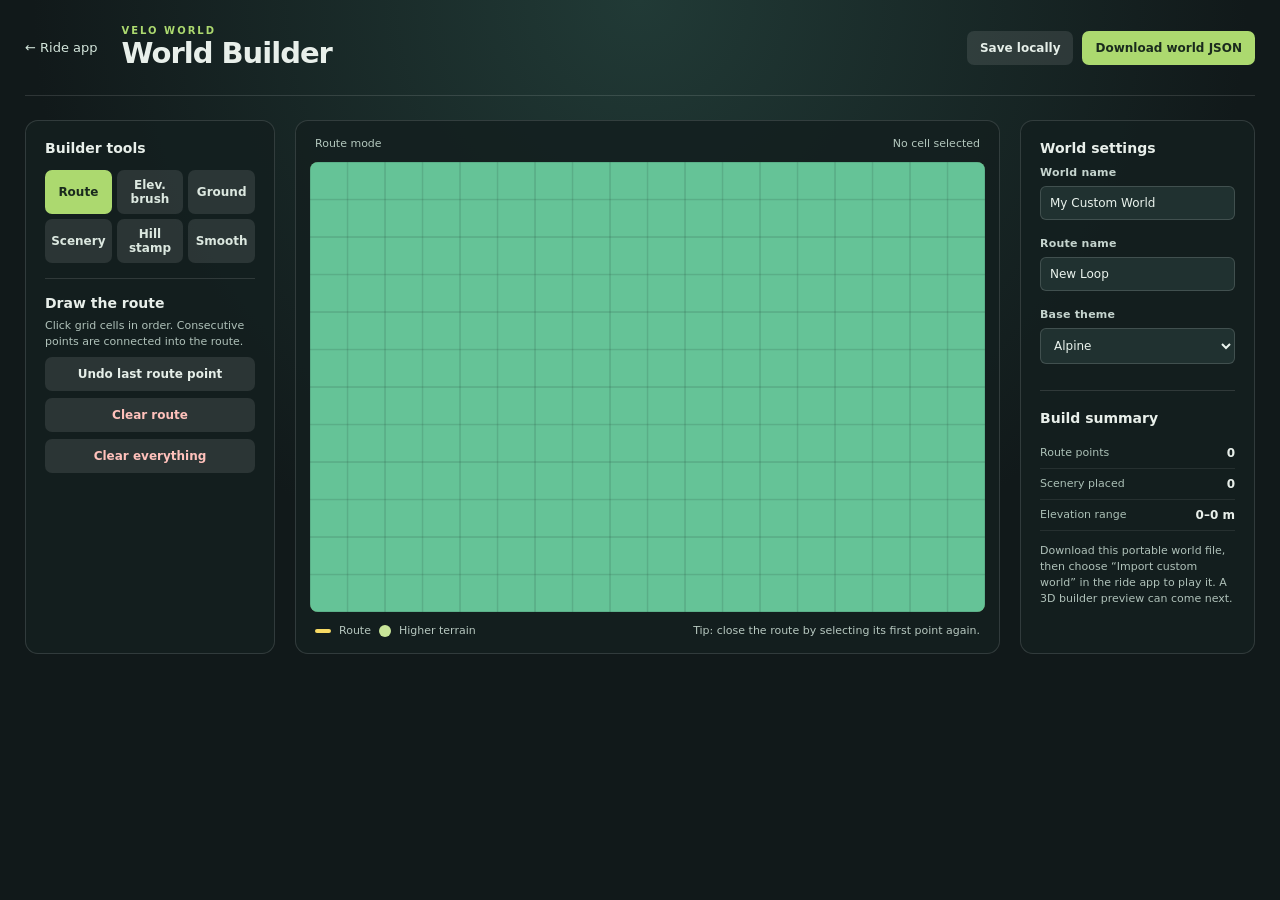
<file: builder.html>
<!doctype html>
<html lang="en">
  <head>
    <meta charset="UTF-8" />
    <meta name="viewport" content="width=device-width, initial-scale=1.0" />
    <title>VeloWorld — World Builder</title>
    <link rel="stylesheet" href="./builder.css?v=1" />
    <style>
      .tool-panel { display: none; border-top: 1px solid rgba(255, 255, 255, .12); margin-top: 15px; padding-top: 16px; }
      .tool-panel.active { display: block; }
      .scenery-palette { display: grid; grid-template-columns: repeat(3, 1fr); gap: 7px; margin-top: 8px; }
      .scenery-choice { min-height: 58px; padding: 6px 3px; background: rgba(255, 255, 255, .08); color: #dce8e0; display: grid; place-items: center; gap: 2px; }
      .scenery-choice.active { outline: 2px solid #acd96f; background: rgba(172, 217, 111, .18); color: #f4ffd9; }
      .scenery-icon { font-size: 23px; line-height: 1; }
      .plant-heading { grid-column: 1 / -1; font-size: 12px; font-weight: 700; margin-top: 6px; }
      .scenery-name { font-size: 9px; font-weight: 700; line-height: 1.1; text-align: center; }
    </style>
  </head>
  <body>
    <main class="builder-shell">
      <header>
        <a href="./index.html" class="back">← Ride app</a>
        <div><p class="eyebrow">VELO WORLD</p><h1>World Builder</h1></div>
        <div class="header-actions"><button id="save-button" class="quiet">Save locally</button><button id="export-button">Download world JSON</button></div>
      </header>

      <section class="workspace">
        <aside class="tools">
          <h2>Builder tools</h2>
          <div class="mode-group" role="group" aria-label="Editor mode">
            <button class="mode active" data-mode="route">Route</button>
            <button class="mode" data-mode="elevation">Elev. brush</button>
            <button class="mode" data-mode="ground">Ground</button>
            <button class="mode" data-mode="scenery">Scenery</button>
            <button class="mode" data-mode="hill">Hill stamp</button>
            <button class="mode" data-mode="smooth">Smooth</button>
          </div>

          <section class="tool-panel active" data-mode-panel="route">
            <h2>Draw the route</h2>
            <p>Click grid cells in order. Consecutive points are connected into the route.</p>
            <button id="undo-route" class="quiet full">Undo last route point</button>
            <button id="clear-route" class="quiet full danger">Clear route</button>
          </section>

          <section class="tool-panel" data-mode-panel="elevation">
            <h2>Elevation brush</h2>
            <label for="elevation">Set block elevation <output id="elevation-output">0 m</output></label>
            <input id="elevation" type="range" min="-100" max="100" step="1" value="0" />
            <p class="hint">Paint the chosen elevation onto each clicked grid block.</p>
          </section>

          <section class="tool-panel" data-mode-panel="scenery">
            <h2>Add scenery</h2>
            <p id="scenery-label" class="hint">Pine tree — click a block to place</p>
            <details open><summary>Plants</summary>
            <div class="scenery-palette" role="group" aria-label="Scenery to place">
              <button class="scenery-choice active" data-scenery="pine" title="Pine tree" aria-label="Pine tree"><span class="scenery-icon">▲</span><span class="scenery-name">Pine</span></button>
              <button class="scenery-choice" data-scenery="pine-forest" title="Pine forest" aria-label="Pine forest"><span class="scenery-icon">▲▲</span><span class="scenery-name">Pine forest</span></button>
              <button class="scenery-choice" data-scenery="deciduous" title="Deciduous tree" aria-label="Deciduous tree"><span class="scenery-icon">●</span><span class="scenery-name">Deciduous</span></button>
              <button class="scenery-choice" data-scenery="deciduous-forest" title="Deciduous forest" aria-label="Deciduous forest"><span class="scenery-icon">●●</span><span class="scenery-name">Leaf forest</span></button>
              <button class="scenery-choice" data-scenery="palm" title="Palm tree" aria-label="Palm tree"><span class="scenery-icon">♣</span><span class="scenery-name">Palm</span></button>
              <button class="scenery-choice" data-scenery="cactus" title="Cactus" aria-label="Cactus"><span class="scenery-icon">†</span><span class="scenery-name">Cactus</span></button>
              <button class="scenery-choice" data-scenery="farm" title="Hay bale" aria-label="Hay bale"><span class="scenery-icon">●</span><span class="scenery-name">Hay bale</span></button>
              <button class="scenery-choice" data-scenery="villa" title="Mediterranean villa" aria-label="Mediterranean villa"><span class="scenery-icon">⌂</span><span class="scenery-name">Villa</span></button>
              <button class="scenery-choice" data-scenery="house" title="Suburban house" aria-label="Suburban house"><span class="scenery-icon">⌂</span><span class="scenery-name">House</span></button>
              <button class="scenery-choice" data-scenery="none" title="Erase scenery" aria-label="Erase scenery"><span class="scenery-icon">×</span><span class="scenery-name">Erase</span></button>
            </div>
            <p class="hint">One (1), Few (5), or Dense (14) per block. Plants on the road are omitted.</p>
            </details>
            <details open><summary>Buildings</summary>
              <div id="building-palette" class="scenery-palette" role="group" aria-label="Buildings to place"></div>
              <p class="hint">Paint route tiles to line both sides with road-facing buildings. Tight bends may fit fewer.</p>
            </details>
            <details><summary>Other / erase</summary>
              <div id="other-scenery-palette" class="scenery-palette" role="group" aria-label="Other scenery"></div>
            </details>
          </section>

          <section class="tool-panel" data-mode-panel="ground">
            <h2>Paint ground</h2>
            <p id="ground-label" class="hint">Grass — click a block to paint</p>
            <div class="scenery-palette ground-palette" role="group" aria-label="Ground material to paint">
              <button class="scenery-choice ground-choice active" data-ground="grass" title="Grass" aria-label="Grass"><span class="scenery-icon">✦</span><span class="scenery-name">Grass</span></button>
              <button class="scenery-choice ground-choice" data-ground="rock" title="Rock" aria-label="Rock"><span class="scenery-icon">◆</span><span class="scenery-name">Rock</span></button>
              <button class="scenery-choice ground-choice" data-ground="sand" title="Sand" aria-label="Sand"><span class="scenery-icon">≈</span><span class="scenery-name">Sand</span></button>
              <button class="scenery-choice ground-choice" data-ground="dirt" title="Dirt" aria-label="Dirt"><span class="scenery-icon">●</span><span class="scenery-name">Dirt</span></button>
              <button class="scenery-choice ground-choice" data-ground="base" title="Restore base theme ground" aria-label="Restore base theme ground"><span class="scenery-icon">↺</span><span class="scenery-name">Restore</span></button>
            </div>
            <p class="hint">Ground paint changes the terrain material for the entire 50 × 50 m block without changing its elevation or scenery.</p>
          </section>

          <section class="tool-panel" data-mode-panel="hill">
            <h2>Hill stamp</h2>
            <label for="hill-elevation">Peak elevation <output id="hill-elevation-output">0 m</output></label>
            <input id="hill-elevation" type="range" min="-100" max="100" step="1" value="0" />
            <label for="hill-size">Hill stamp size</label>
            <select id="hill-size"><option value="3">3 × 3 cells</option><option value="4">4 × 4 cells</option><option value="5" selected>5 × 5 cells</option><option value="7">7 × 7 cells</option></select>
            <p class="hint">The clicked block becomes the peak; outer rings blend from their current heights toward it.</p>
          </section>

          <section class="tool-panel" data-mode-panel="smooth">
            <h2>Smooth terrain</h2>
            <p class="hint">Click and drag to select a rectangle. Every block in it is smoothed together from the original elevations of its surrounding blocks.</p>
          </section>

          <button id="clear-world" class="quiet full danger">Clear everything</button>
        </aside>

        <section class="map-card">
          <div class="map-toolbar"><span id="mode-label">Route mode</span><span id="selected-label">No cell selected</span></div>
          <canvas id="grid" width="864" height="576" aria-label="Editable world grid"></canvas>
          <p class="legend"><i class="route-key"></i>Route <i class="elevation-key"></i>Higher terrain <span>Tip: close the route by selecting its first point again.</span></p>
        </section>

        <aside class="details">
          <h2>World settings</h2>
          <label for="world-name">World name</label><input id="world-name" value="My Custom World" />
          <label for="route-name">Route name</label><input id="route-name" value="New Loop" />
          <label for="world-theme">Base theme</label>
          <select id="world-theme"><option>Alpine</option><option>Desert</option><option>Tropical</option><option>Farmland</option><option>Mediterranean</option><option>Suburban</option></select>
          <hr />
          <h2>Build summary</h2>
          <dl><div><dt>Route points</dt><dd id="route-count">0</dd></div><div><dt>Scenery placed</dt><dd id="scenery-count">0</dd></div><div><dt>Elevation range</dt><dd id="elevation-range">0–0 m</dd></div></dl>
          <p class="future">Download this portable world file, then choose “Import custom world” in the ride app to play it. A 3D builder preview can come next.</p>
        </aside>
      </section>
    </main>
    <script type="module" src="./builder.js?v=10"></script>
  </body>
</html>
</file>
<file: builder.css>
:root{font-family:Inter,ui-sans-serif,system-ui,sans-serif;color:#e8efea;background:#11191a}*{box-sizing:border-box}body{margin:0}.builder-shell{min-height:100vh;background:radial-gradient(circle at 50% 0,#213a36,#11191a 55%);padding:25px}header{max-width:1500px;margin:auto;display:flex;align-items:center;gap:24px;padding:0 0 25px;border-bottom:1px solid rgba(255,255,255,.12)}h1,h2,p{margin:0}.eyebrow{font-size:10px;letter-spacing:2px;color:#acd96f;font-weight:800}h1{font-size:29px;letter-spacing:-1px}.back{color:#d4e6dc;text-decoration:none;font-size:13px}.header-actions{margin-left:auto;display:flex;gap:9px}button,select,input{font:inherit}button{border:0;border-radius:7px;background:#acd96f;color:#1a2a1d;font-weight:750;padding:10px 13px;cursor:pointer;font-size:12px}.quiet{background:rgba(255,255,255,.1);color:#e5eee8}.workspace{max-width:1500px;margin:24px auto;display:grid;grid-template-columns:250px minmax(500px,1fr) 235px;gap:20px}.tools,.details,.map-card{background:rgba(20,32,32,.87);border:1px solid rgba(255,255,255,.13);border-radius:13px}.tools,.details{padding:19px}.tools h2,.details h2{font-size:14px;margin-bottom:7px}.tools h2:not(:first-child){margin-top:23px}.tools p,.hint,.future{font-size:11px;line-height:1.45;color:#afc1b9}.mode-group{display:grid;grid-template-columns:repeat(3,1fr);gap:5px;margin:14px 0 8px}.mode{background:rgba(255,255,255,.1);color:#dce8e0;padding:8px 4px}.mode.active{background:#acd96f;color:#1a2a1d}.full{width:100%;margin-top:7px}.danger{color:#ffc1bb}label{display:flex;justify-content:space-between;font-size:11px;font-weight:700;letter-spacing:.2px;color:#c5d4ce;margin-top:10px}input[type=range]{width:100%;accent-color:#acd96f}select,input:not([type=range]){width:100%;margin-top:7px;border:1px solid rgba(255,255,255,.15);background:#203130;color:#eaf3ed;border-radius:6px;padding:9px;font-size:12px}.map-card{padding:14px;min-width:0}.map-toolbar{display:flex;justify-content:space-between;font-size:11px;color:#b3c7bd;margin:2px 5px 12px}canvas{width:100%;height:auto;display:block;border-radius:8px;background:#637f4e;cursor:crosshair}.legend{display:flex;align-items:center;gap:8px;margin:12px 5px 2px;color:#b6c7bf;font-size:11px}.legend span{margin-left:auto}.route-key,.elevation-key{display:inline-block;width:16px;height:4px;border-radius:4px;background:#f7da64}.elevation-key{height:12px;width:12px;background:#c9e699;border-radius:50%}.details input,.details select{margin-bottom:7px}.details hr{border:0;border-top:1px solid rgba(255,255,255,.12);margin:19px 0}dl{margin:12px 0}dl div{display:flex;justify-content:space-between;padding:8px 0;border-bottom:1px solid rgba(255,255,255,.08)}dt{font-size:11px;color:#abc0b6}dd{margin:0;font-size:12px;font-weight:750}@media(max-width:1000px){.workspace{grid-template-columns:1fr}.tools,.details{display:grid;grid-template-columns:repeat(2,1fr);gap:12px}.tools h2:not(:first-child){margin-top:0}}@media(max-width:600px){.builder-shell{padding:14px}header{flex-wrap:wrap}.header-actions{margin-left:0}.tools,.details{display:block}}
</file>
